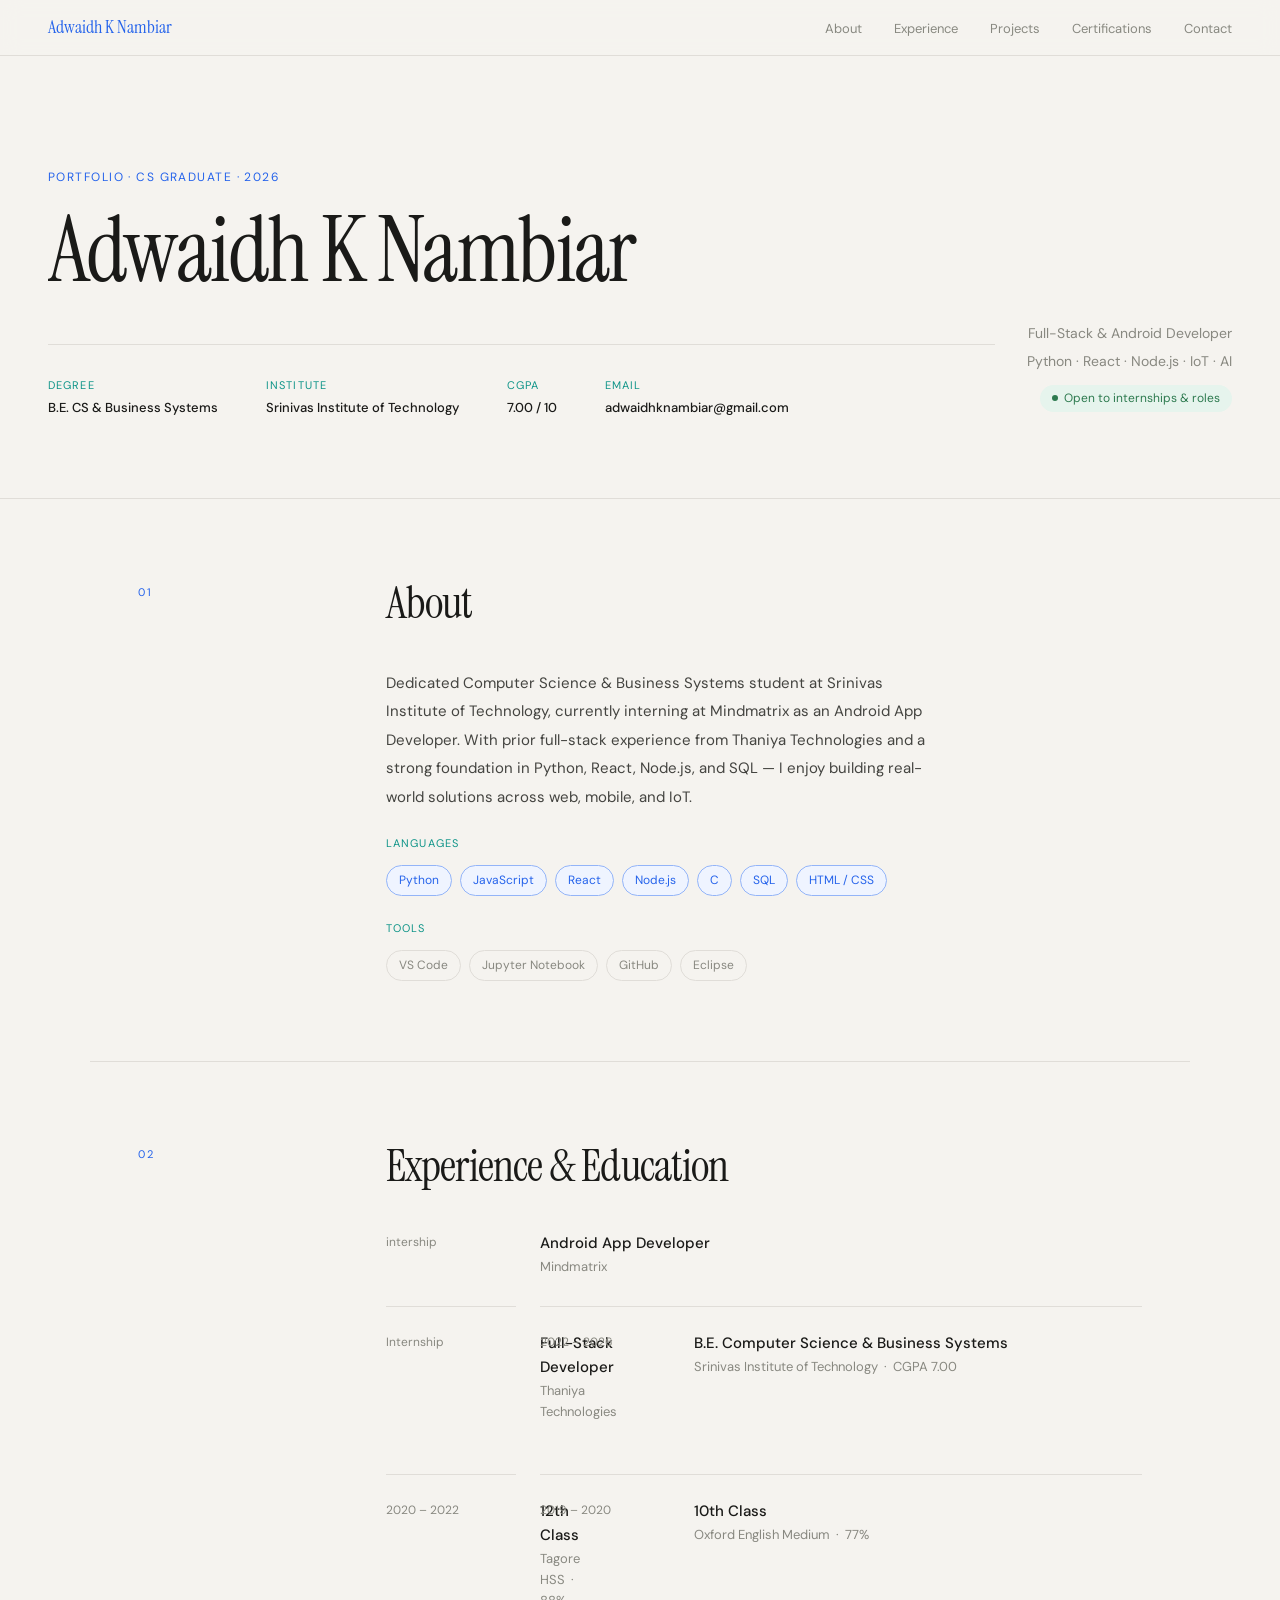
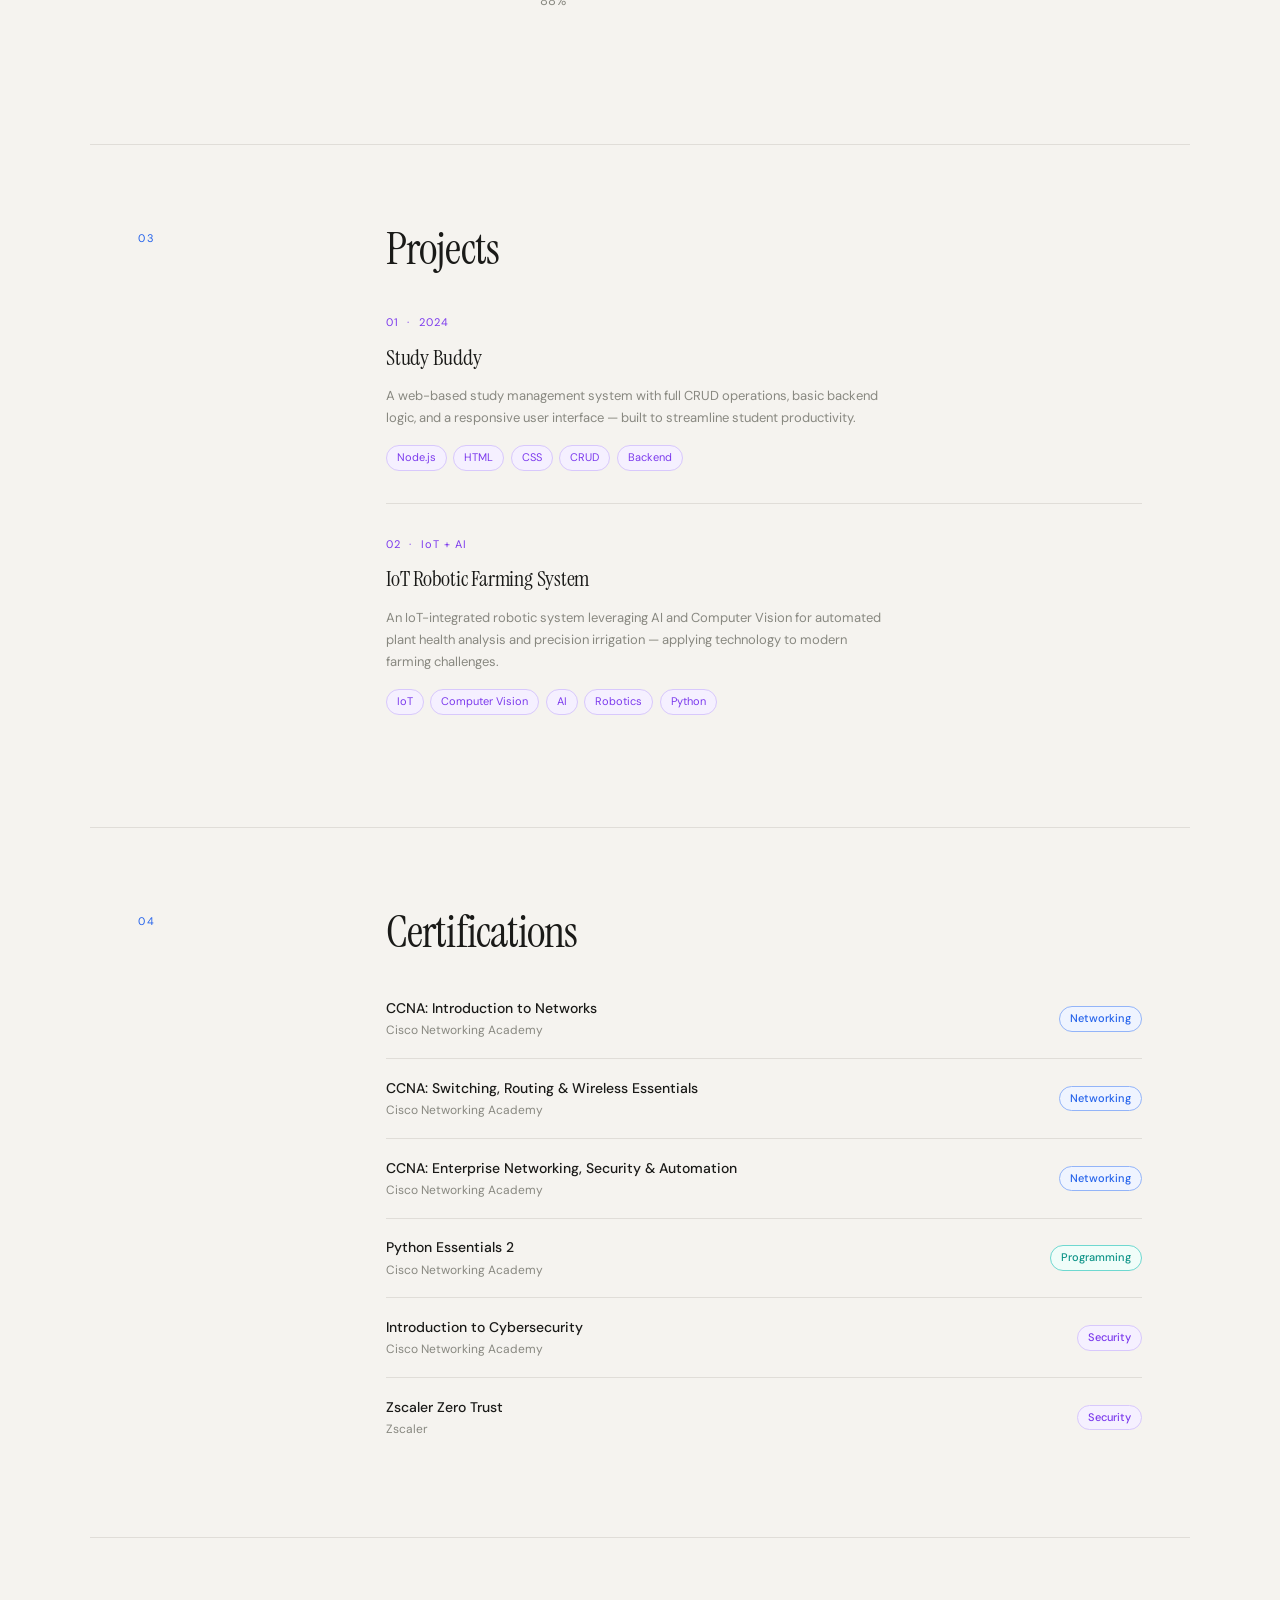
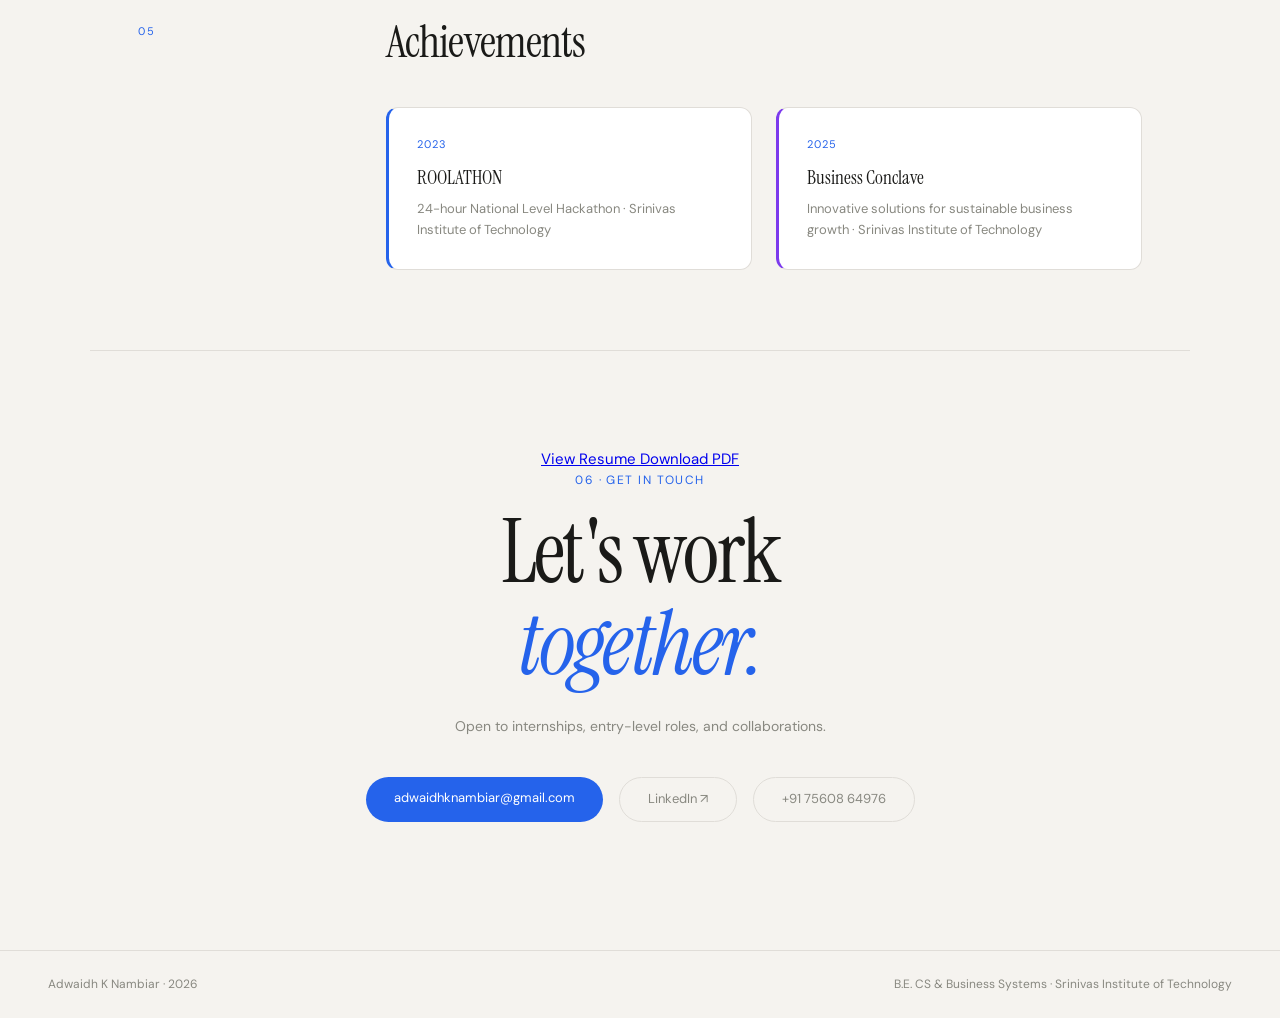
<file: index.html>
<!DOCTYPE html>
<html lang="en">
<head>
<meta charset="UTF-8">
<meta name="viewport" content="width=device-width, initial-scale=1.0">
<title>Adwaidh K Nambiar</title>
<link href="https://fonts.googleapis.com/css2?family=Instrument+Serif:ital@0;1&family=DM+Sans:wght@300;400;500&display=swap" rel="stylesheet">
<style>
*,*::before,*::after{box-sizing:border-box;margin:0;padding:0}
:root{
  --bg:#f5f3ef;
  --surface:#fff;
  --text:#1a1a18;
  --muted:#888880;
  --border:#e0ddd8;
  --tag-bg:#eeece8;
  --accent:#2563eb;
  --accent-bg:#eff4ff;
  --accent2:#7c3aed;
  --accent2-bg:#f5f0ff;
  --accent3:#0e9488;
  --accent3-bg:#f0fdf9;
}
html{scroll-behavior:smooth}
body{font-family:'DM Sans',sans-serif;background:var(--bg);color:var(--text);font-size:15px;line-height:1.6}

nav{
  position:sticky;top:0;z-index:100;
  background:rgba(245,243,239,0.92);
  backdrop-filter:blur(10px);
  border-bottom:1px solid var(--border);
  padding:0 3rem;
  display:flex;justify-content:space-between;align-items:center;
  height:56px;
}
.nav-logo{font-family:'Instrument Serif',serif;font-size:1.1rem;color:var(--accent)}
.nav-links{display:flex;gap:2rem;list-style:none}
.nav-links a{color:var(--muted);text-decoration:none;font-size:13px;transition:color 0.2s}
.nav-links a:hover{color:var(--accent)}

#hero{
  padding:7rem 3rem 5rem;
  border-bottom:1px solid var(--border);
  display:grid;grid-template-columns:1fr auto;gap:2rem;align-items:end;
}
.hero-eyebrow{font-size:12px;letter-spacing:0.12em;text-transform:uppercase;color:var(--accent);margin-bottom:1.2rem}
.hero-name{
  font-family:'Instrument Serif',serif;
  font-size:clamp(3rem,7vw,6rem);
  font-weight:400;line-height:1;letter-spacing:-0.02em;white-space:nowrap;overflow:hidden;
}
.hero-name .word{display:inline-block;opacity:0;transform:translateY(28px);animation:wordUp 0.7s forwards}
.hero-right{text-align:right;padding-bottom:0.4rem}
.hero-role{font-size:14px;color:var(--muted);margin-bottom:0.3rem}
.hero-badge{
  display:inline-flex;align-items:center;gap:6px;
  font-size:12px;color:#2d7a4f;background:#e6f4ed;
  border-radius:99px;padding:4px 12px;margin-top:0.5rem;
}
.badge-dot{width:6px;height:6px;border-radius:50%;background:#2d7a4f;animation:blink 2s ease-in-out infinite}
.hero-meta{
  margin-top:3rem;display:flex;gap:3rem;flex-wrap:wrap;
  padding-top:2rem;border-top:1px solid var(--border);
}
.meta-label{font-size:11px;letter-spacing:0.1em;text-transform:uppercase;color:var(--accent3);margin-bottom:3px}
.meta-value{font-size:13px;font-weight:500}

.section{padding:5rem 3rem;border-bottom:1px solid var(--border);max-width:1100px;margin:0 auto}
.section-header{display:grid;grid-template-columns:200px 1fr;gap:3rem;align-items:start}
.section-num{font-size:11px;letter-spacing:0.15em;text-transform:uppercase;color:var(--accent);padding-top:0.3rem}
.section-title{
  font-family:'Instrument Serif',serif;
  font-size:clamp(1.8rem,4vw,2.8rem);
  font-weight:400;letter-spacing:-0.02em;line-height:1.1;margin-bottom:2.5rem;
}
.two-col{display:grid;grid-template-columns:200px 1fr;gap:3rem}

.about-text{font-size:15px;line-height:1.9;color:#444440;max-width:560px}
.skills-label{font-size:11px;letter-spacing:0.1em;text-transform:uppercase;color:var(--accent3);margin-bottom:0.75rem;margin-top:1.5rem}
.chips{display:flex;flex-wrap:wrap;gap:0.5rem}
.chip{font-size:12px;padding:5px 12px;border:1px solid var(--border);border-radius:99px;color:var(--muted);transition:all 0.2s;cursor:default}
.chip:hover{border-color:var(--accent);color:var(--accent);background:var(--accent-bg)}
.chip.primary{border-color:#93b4f8;color:var(--accent);background:var(--accent-bg)}

.tl-item{display:grid;grid-template-columns:130px 1fr;gap:1.5rem;padding:1.5rem 0;border-top:1px solid var(--border)}
.tl-item:first-child{border-top:none;padding-top:0}
.tl-date{font-size:12px;color:var(--muted);padding-top:2px}
.tl-title{font-size:15px;font-weight:500;margin-bottom:2px}
.tl-org{font-size:13px;color:var(--muted);margin-bottom:4px}
.tl-ongoing{
  display:inline-flex;align-items:center;gap:5px;
  font-size:11px;color:#2d7a4f;background:#e6f4ed;
  border-radius:99px;padding:2px 9px;margin-top:4px;
}
.tl-ongoing-dot{width:5px;height:5px;border-radius:50%;background:#2d7a4f;animation:blink 2s ease-in-out infinite}

.project-item{padding:2rem 0;border-top:1px solid var(--border);transition:all 0.2s;padding-left:0}
.project-item:first-child{border-top:none;padding-top:0}
.project-item:hover{opacity:0.85;padding-left:0.75rem;border-left:3px solid var(--accent2)}
.proj-num{font-size:11px;letter-spacing:0.1em;color:var(--accent2);margin-bottom:0.5rem}
.proj-title{font-family:'Instrument Serif',serif;font-size:1.4rem;font-weight:400;letter-spacing:-0.01em;margin-bottom:0.6rem}
.proj-desc{font-size:13px;color:var(--muted);line-height:1.7;max-width:500px;margin-bottom:1rem}
.proj-tags{display:flex;flex-wrap:wrap;gap:0.4rem}
.tag{font-size:11px;padding:3px 10px;background:var(--accent2-bg);border-radius:99px;color:var(--accent2);border:1px solid #d8c8fc}

.cert-item{display:flex;justify-content:space-between;align-items:center;padding:1.1rem 0;border-top:1px solid var(--border);font-size:14px}
.cert-item:first-child{border-top:none;padding-top:0}
.cert-name{font-weight:500}
.cert-issuer{font-size:12px;color:var(--muted);margin-top:2px}
.cert-badge{font-size:11px;padding:3px 10px;border-radius:99px;white-space:nowrap;font-weight:500}
.cert-badge.net{background:var(--accent-bg);color:var(--accent);border:1px solid #93b4f8}
.cert-badge.prog{background:var(--accent3-bg);color:var(--accent3);border:1px solid #6ed8d0}
.cert-badge.sec{background:var(--accent2-bg);color:var(--accent2);border:1px solid #d8c8fc}

.ach-grid{display:grid;grid-template-columns:1fr 1fr;gap:1.5rem}
.ach-card{background:var(--surface);border:1px solid var(--border);border-radius:12px;padding:1.75rem;border-left:3px solid var(--accent)}
.ach-card:nth-child(2){border-left-color:var(--accent2)}
.ach-year{font-size:11px;letter-spacing:0.1em;text-transform:uppercase;color:var(--accent);margin-bottom:0.6rem}
.ach-title{font-family:'Instrument Serif',serif;font-size:1.2rem;font-weight:400;margin-bottom:0.3rem}
.ach-sub{font-size:13px;color:var(--muted)}

#contact{padding:6rem 3rem 8rem;text-align:center}
.contact-title{font-family:'Instrument Serif',serif;font-size:clamp(2.5rem,7vw,5.5rem);font-weight:400;letter-spacing:-0.03em;line-height:1.05;margin-bottom:1.5rem}
.contact-title em{color:var(--accent);font-style:italic}
.contact-sub{font-size:14px;color:var(--muted);margin-bottom:2.5rem}
.contact-links{display:flex;justify-content:center;gap:1rem;flex-wrap:wrap}
.btn{display:inline-block;padding:0.7rem 1.75rem;border-radius:99px;font-size:13px;font-family:'DM Sans',sans-serif;text-decoration:none;transition:all 0.2s}
.btn-dark{background:var(--accent);color:#fff}
.btn-dark:hover{background:#1d4ed8}
.btn-outline{border:1px solid var(--border);color:var(--muted)}
.btn-outline:hover{border-color:var(--accent);color:var(--accent);background:var(--accent-bg)}

footer{padding:1.5rem 3rem;display:flex;justify-content:space-between;font-size:12px;color:var(--muted);border-top:1px solid var(--border)}

@keyframes wordUp{to{opacity:1;transform:translateY(0)}}
@keyframes blink{0%,100%{opacity:1}50%{opacity:0.3}}
.reveal{opacity:0;transform:translateY(18px);transition:opacity 0.6s ease,transform 0.6s ease}
.reveal.in{opacity:1;transform:translateY(0)}

@media(max-width:768px){
  nav{padding:0 1.5rem}.nav-links{display:none}
  #hero{grid-template-columns:1fr;padding:5rem 1.5rem 3rem}.hero-right{text-align:left}.hero-name{white-space:normal}
  .section{padding:4rem 1.5rem}
  .section-header,.two-col{grid-template-columns:1fr}
  .section-num{display:none}
  .tl-item{grid-template-columns:1fr}
  .ach-grid{grid-template-columns:1fr}
  #contact{padding:4rem 1.5rem 5rem}
  footer{padding:1.5rem;flex-direction:column;gap:0.5rem}
}
</style>
</head>
<body>

<nav>
  <div class="nav-logo">Adwaidh K Nambiar</div>
  <ul class="nav-links">
    <li><a href="#about">About</a></li>
    <li><a href="#experience">Experience</a></li>
    <li><a href="#projects">Projects</a></li>
    <li><a href="#certifications">Certifications</a></li>
    <li><a href="#contact">Contact</a></li>
  </ul>
</nav>

<section id="hero">
  <div>
    <p class="hero-eyebrow">Portfolio · CS Graduate · 2026</p>
    <h1 class="hero-name" id="heroName"></h1>
    <div class="hero-meta reveal">
      <div>
        <p class="meta-label">Degree</p>
        <p class="meta-value">B.E. CS & Business Systems</p>
      </div>
      <div>
        <p class="meta-label">Institute</p>
        <p class="meta-value">Srinivas Institute of Technology</p>
      </div>
      <div>
        <p class="meta-label">CGPA</p>
        <p class="meta-value">7.00 / 10</p>
      </div>
      <div>
        <p class="meta-label">Email</p>
        <p class="meta-value">adwaidhknambiar@gmail.com</p>
      </div>
    </div>
  </div>
  <div class="hero-right reveal">
    <p class="hero-role">Full-Stack & Android Developer</p>
    <p class="hero-role">Python · React · Node.js · IoT · AI</p>
    <div class="hero-badge">
      <span class="badge-dot"></span>
      Open to internships &amp; roles
    </div>
  </div>
</section>

<section id="about" class="section">
  <div class="section-header">
    <p class="section-num reveal">01</p>
    <h2 class="section-title reveal">About</h2>
  </div>
  <div class="two-col">
    <div></div>
    <div>
      <p class="about-text reveal">
        Dedicated Computer Science & Business Systems student at Srinivas Institute of Technology, currently interning at Mindmatrix as an Android App Developer. With prior full-stack experience from Thaniya Technologies and a strong foundation in Python, React, Node.js, and SQL — I enjoy building real-world solutions across web, mobile, and IoT.
      </p>
      <p class="skills-label reveal">Languages</p>
      <div class="chips reveal">
        <span class="chip primary">Python</span>
        <span class="chip primary">JavaScript</span>
        <span class="chip primary">React</span>
        <span class="chip primary">Node.js</span>
        <span class="chip primary">C</span>
        <span class="chip primary">SQL</span>
        <span class="chip primary">HTML / CSS</span>
      </div>
      <p class="skills-label reveal">Tools</p>
      <div class="chips reveal">
        <span class="chip">VS Code</span>
        <span class="chip">Jupyter Notebook</span>
        <span class="chip">GitHub</span>
        <span class="chip">Eclipse</span>
      </div>
    </div>
  </div>
</section>

<section id="experience" class="section">
  <div class="section-header">
    <p class="section-num reveal">02</p>
    <h2 class="section-title reveal">Experience & Education</h2>
  </div>
  <div class="two-col">
    <div></div>
    <div class="reveal">
      <div class="tl-item">
        <p class="tl-date">intership</p>
        <div>
          <p class="tl-title">Android App Developer</p>
          <p class="tl-org">Mindmatrix</p>
        

      </div>
      <div class="tl-item">
        <p class="tl-date">Internship</p>
        <div>
          <p class="tl-title">Full-Stack Developer</p>
          <p class="tl-org">Thaniya Technologies</p>
        </div>
      </div>
      <div class="tl-item">
        <p class="tl-date">2022 – 2026</p>
        <div>
          <p class="tl-title">B.E. Computer Science & Business Systems</p>
          <p class="tl-org">Srinivas Institute of Technology &nbsp;·&nbsp; CGPA 7.00</p>
        </div>
      </div>
      <div class="tl-item">
        <p class="tl-date">2020 – 2022</p>
        <div>
          <p class="tl-title">12th Class</p>
          <p class="tl-org">Tagore HSS &nbsp;·&nbsp; 88%</p>
        </div>
      </div>
      <div class="tl-item">
        <p class="tl-date">2019 – 2020</p>
        <div>
          <p class="tl-title">10th Class</p>
          <p class="tl-org">Oxford English Medium &nbsp;·&nbsp; 77%</p>
        </div>
      </div>
    </div>
  </div>
</section>

<section id="projects" class="section">
  <div class="section-header">
    <p class="section-num reveal">03</p>
    <h2 class="section-title reveal">Projects</h2>
  </div>
  <div class="two-col">
    <div></div>
    <div class="reveal">
      <div class="project-item">
        <p class="proj-num">01 &nbsp;·&nbsp; 2024</p>
        <h3 class="proj-title">Study Buddy</h3>
        <p class="proj-desc">A web-based study management system with full CRUD operations, basic backend logic, and a responsive user interface — built to streamline student productivity.</p>
        <div class="proj-tags">
          <span class="tag">Node.js</span>
          <span class="tag">HTML</span>
          <span class="tag">CSS</span>
          <span class="tag">CRUD</span>
          <span class="tag">Backend</span>
        </div>
      </div>
      <div class="project-item">
        <p class="proj-num">02 &nbsp;·&nbsp; IoT + AI</p>
        <h3 class="proj-title">IoT Robotic Farming System</h3>
        <p class="proj-desc">An IoT-integrated robotic system leveraging AI and Computer Vision for automated plant health analysis and precision irrigation — applying technology to modern farming challenges.</p>
        <div class="proj-tags">
          <span class="tag">IoT</span>
          <span class="tag">Computer Vision</span>
          <span class="tag">AI</span>
          <span class="tag">Robotics</span>
          <span class="tag">Python</span>
        </div>
      </div>
    </div>
  </div>
</section>

<section id="certifications" class="section">
  <div class="section-header">
    <p class="section-num reveal">04</p>
    <h2 class="section-title reveal">Certifications</h2>
  </div>
  <div class="two-col">
    <div></div>
    <div class="reveal">
      <div class="cert-item">
        <div>
          <p class="cert-name">CCNA: Introduction to Networks</p>
          <p class="cert-issuer">Cisco Networking Academy</p>
        </div>
        <span class="cert-badge net">Networking</span>
      </div>
      <div class="cert-item">
        <div>
          <p class="cert-name">CCNA: Switching, Routing & Wireless Essentials</p>
          <p class="cert-issuer">Cisco Networking Academy</p>
        </div>
        <span class="cert-badge net">Networking</span>
      </div>
      <div class="cert-item">
        <div>
          <p class="cert-name">CCNA: Enterprise Networking, Security & Automation</p>
          <p class="cert-issuer">Cisco Networking Academy</p>
        </div>
        <span class="cert-badge net">Networking</span>
      </div>
      <div class="cert-item">
        <div>
          <p class="cert-name">Python Essentials 2</p>
          <p class="cert-issuer">Cisco Networking Academy</p>
        </div>
        <span class="cert-badge prog">Programming</span>
      </div>
      <div class="cert-item">
        <div>
          <p class="cert-name">Introduction to Cybersecurity</p>
          <p class="cert-issuer">Cisco Networking Academy</p>
        </div>
        <span class="cert-badge sec">Security</span>
      </div>
      <div class="cert-item">
        <div>
          <p class="cert-name">Zscaler Zero Trust</p>
          <p class="cert-issuer">Zscaler</p>
        </div>
        <span class="cert-badge sec">Security</span>
      </div>
    </div>
  </div>
</section>

<section id="achievements" class="section">
  <div class="section-header">
    <p class="section-num reveal">05</p>
    <h2 class="section-title reveal">Achievements</h2>
  </div>
  <div class="two-col">
    <div></div>
    <div class="ach-grid reveal">
      <div class="ach-card">
        <p class="ach-year">2023</p>
        <p class="ach-title">ROOLATHON</p>
        <p class="ach-sub">24-hour National Level Hackathon · Srinivas Institute of Technology</p>
      </div>
      <div class="ach-card">
        <p class="ach-year">2025</p>
        <p class="ach-title">Business Conclave</p>
        <p class="ach-sub">Innovative solutions for sustainable business growth · Srinivas Institute of Technology</p>
      </div>
    </div>
  </div>
</section>

<section id="contact"> <div class="flex flex-wrap gap-4 mt-6">
    <!-- VIEW OPTION -->
    <a href="Adwaidh_Nambiar_Resume.pdf" target="_blank" 
       class="px-8 py-4 bg-white text-black rounded-xl font-bold hover:bg-blue-600 hover:text-white transition-all transform hover:-translate-y-1 flex items-center gap-2 shadow-lg shadow-white/5">
        <i class="fas fa-eye text-sm"></i> View Resume
    </a>

    <!-- DOWNLOAD OPTION -->
    <a href="Adwaidh_Nambiar_Resume.pdf" download 
       class="px-8 py-4 bg-white/5 border border-white/10 text-white rounded-xl font-bold hover:bg-white/10 transition-all transform hover:-translate-y-1 flex items-center gap-2">
        <i class="fas fa-download text-sm"></i> Download PDF
    </a>
</div>
  <p class="hero-eyebrow reveal" style="text-align:center;margin-bottom:1rem">06 · Get in touch</p>
  <h2 class="contact-title reveal">Let's work<br><em>together.</em></h2>
  <p class="contact-sub reveal">Open to internships, entry-level roles, and collaborations.</p>
  <div class="contact-links reveal">
    <a href="mailto:adwaidhknambiar@gmail.com" class="btn btn-dark">adwaidhknambiar@gmail.com</a>
    <a href="https://linkedin.com/in/AdwaidhKNambiar" target="_blank" class="btn btn-outline">LinkedIn ↗</a>
    <a href="tel:7560864976" class="btn btn-outline">+91 75608 64976</a>
  </div>
</section>

<footer>
  <span>Adwaidh K Nambiar · 2026</span>
  <span>B.E. CS & Business Systems · Srinivas Institute of Technology</span>
</footer>

<script>
  const words = ["Adwaidh", " ", "K", " ", "Nambiar"];
  const el = document.getElementById("heroName");
  let d = 0;
  words.forEach(w => {
    if(w === " "){
      el.appendChild(document.createTextNode(" "));
    } else {
      const s = document.createElement("span");
      s.className = "word";
      s.textContent = w;
      s.style.animationDelay = d + "s";
      el.appendChild(s);
      d += 0.18;
    }
  });

  const obs = new IntersectionObserver(entries => {
    entries.forEach((e,i) => {
      if(e.isIntersecting) setTimeout(() => e.target.classList.add("in"), i * 60);
    });
  }, {threshold: 0.1});
  document.querySelectorAll(".reveal").forEach(el => obs.observe(el));
</script>
</body>
</html>
</file>
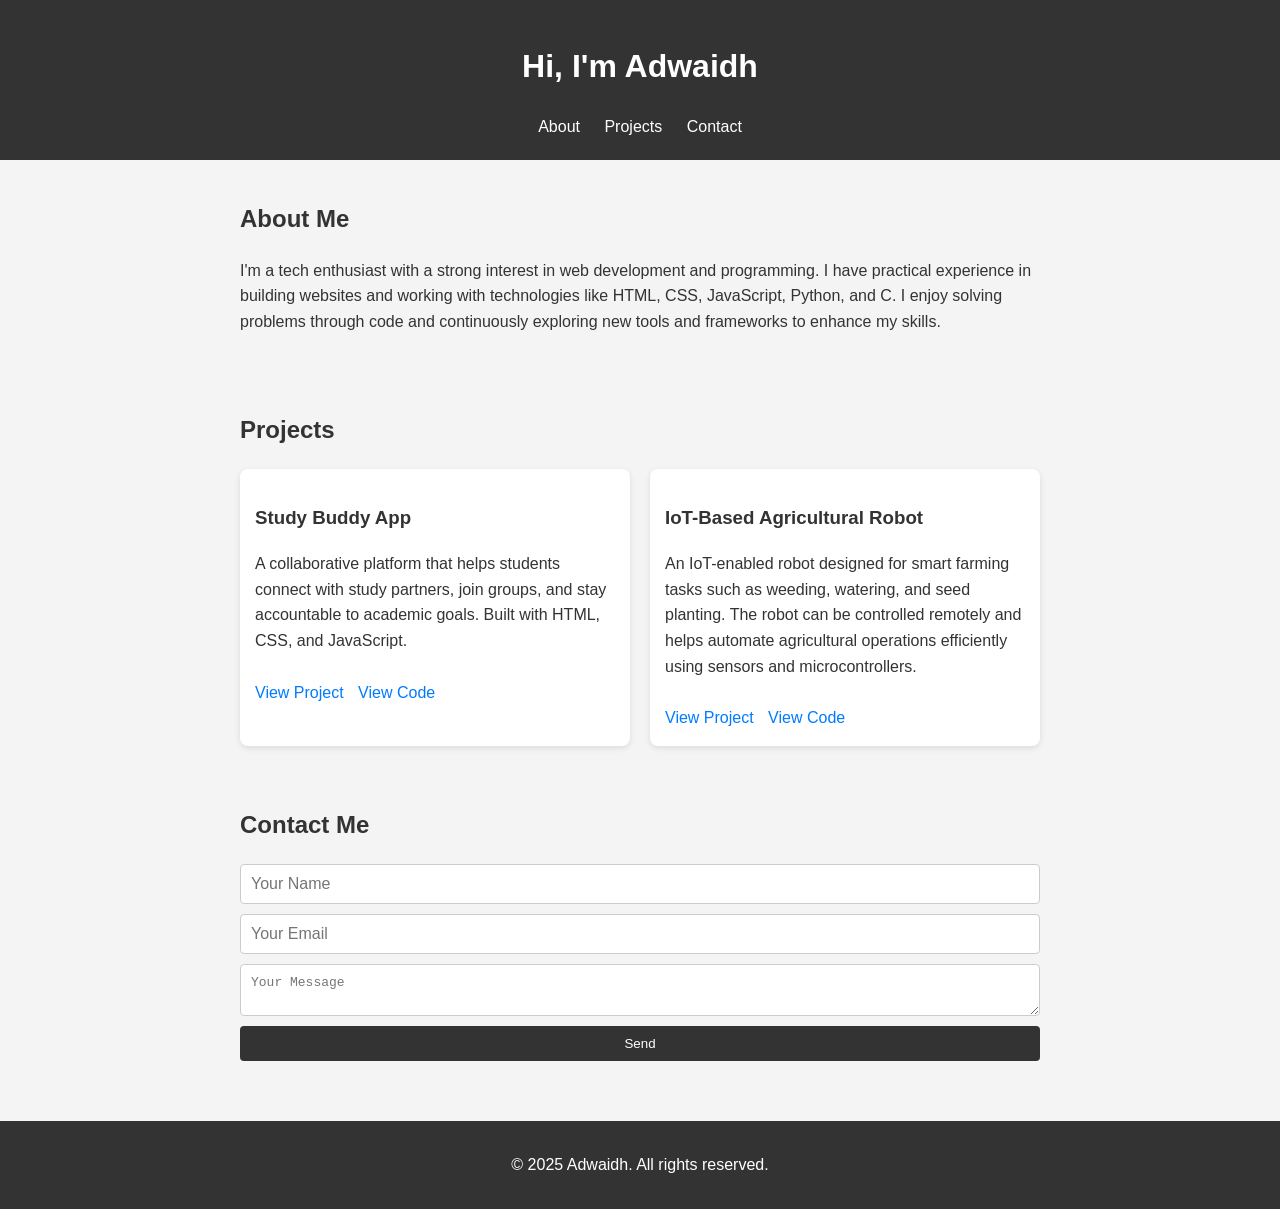
<file: portfolio/index.html>
<!DOCTYPE html>
<html lang="en">
<head>
  <meta charset="UTF-8" />
  <meta name="viewport" content="width=device-width, initial-scale=1.0"/>
  <title>My Portfolio</title>
  <link rel="stylesheet" href="style.css" />
</head>
<body>
  <header>
    <h1>Hi, I'm Adwaidh</h1>
    <nav>
      <a href="#about">About</a>
      <a href="#projects">Projects</a>
      <a href="#contact">Contact</a>
    </nav>
  </header>

  <!-- About Me -->
  <section id="about">
    <h2>About Me</h2>
    <p>
      I'm a tech enthusiast with a strong interest in web development and programming.
      I have practical experience in building websites and working with technologies
      like HTML, CSS, JavaScript, Python, and C. I enjoy solving problems through
      code and continuously exploring new tools and frameworks to enhance my skills.
    </p>
  </section>

  <!-- Projects -->
  <section id="projects">
    <h2>Projects</h2>
    <div class="gallery">
      <!-- Project 1 -->
      <div class="project">
        <h3>Study Buddy App</h3>
        <p>A collaborative platform that helps students connect with study partners, join groups, and stay accountable to academic goals. Built with HTML, CSS, and JavaScript.</p>
        <a href="https://yourname.netlify.app/study-buddy" target="_blank">View Project</a>
        <a href="https://github.com/yourusername/study-buddy" target="_blank">View Code</a>
      </div>

      <!-- Project 2 -->
      <div class="project">
        <h3>IoT-Based Agricultural Robot</h3>
        <p>An IoT-enabled robot designed for smart farming tasks such as weeding, watering, and seed planting. The robot can be controlled remotely and helps automate agricultural operations efficiently using sensors and microcontrollers.</p>
        <a href="https://yourname.netlify.app/agro-bot" target="_blank">View Project</a>
        <a href="https://github.com/yourusername/agro-bot" target="_blank">View Code</a>
      </div>
    </div>
  </section>

  <!-- Contact -->
  <section id="contact">
    <h2>Contact Me</h2>
    <form action="https://formsubmit.co/adwaidhk08@gmail.com" method="POST">
      <input type="hidden" name="_captcha" value="false">
      <input type="text" name="name" placeholder="Your Name" required />
      <input type="email" name="email" placeholder="Your Email" required />
      <textarea name="message" placeholder="Your Message" required></textarea>
      <button type="submit">Send</button>
    </form>
  </section>

  <footer>
    <p>&copy; 2025 Adwaidh. All rights reserved.</p>
  </footer>
</body>
</html>
</file>
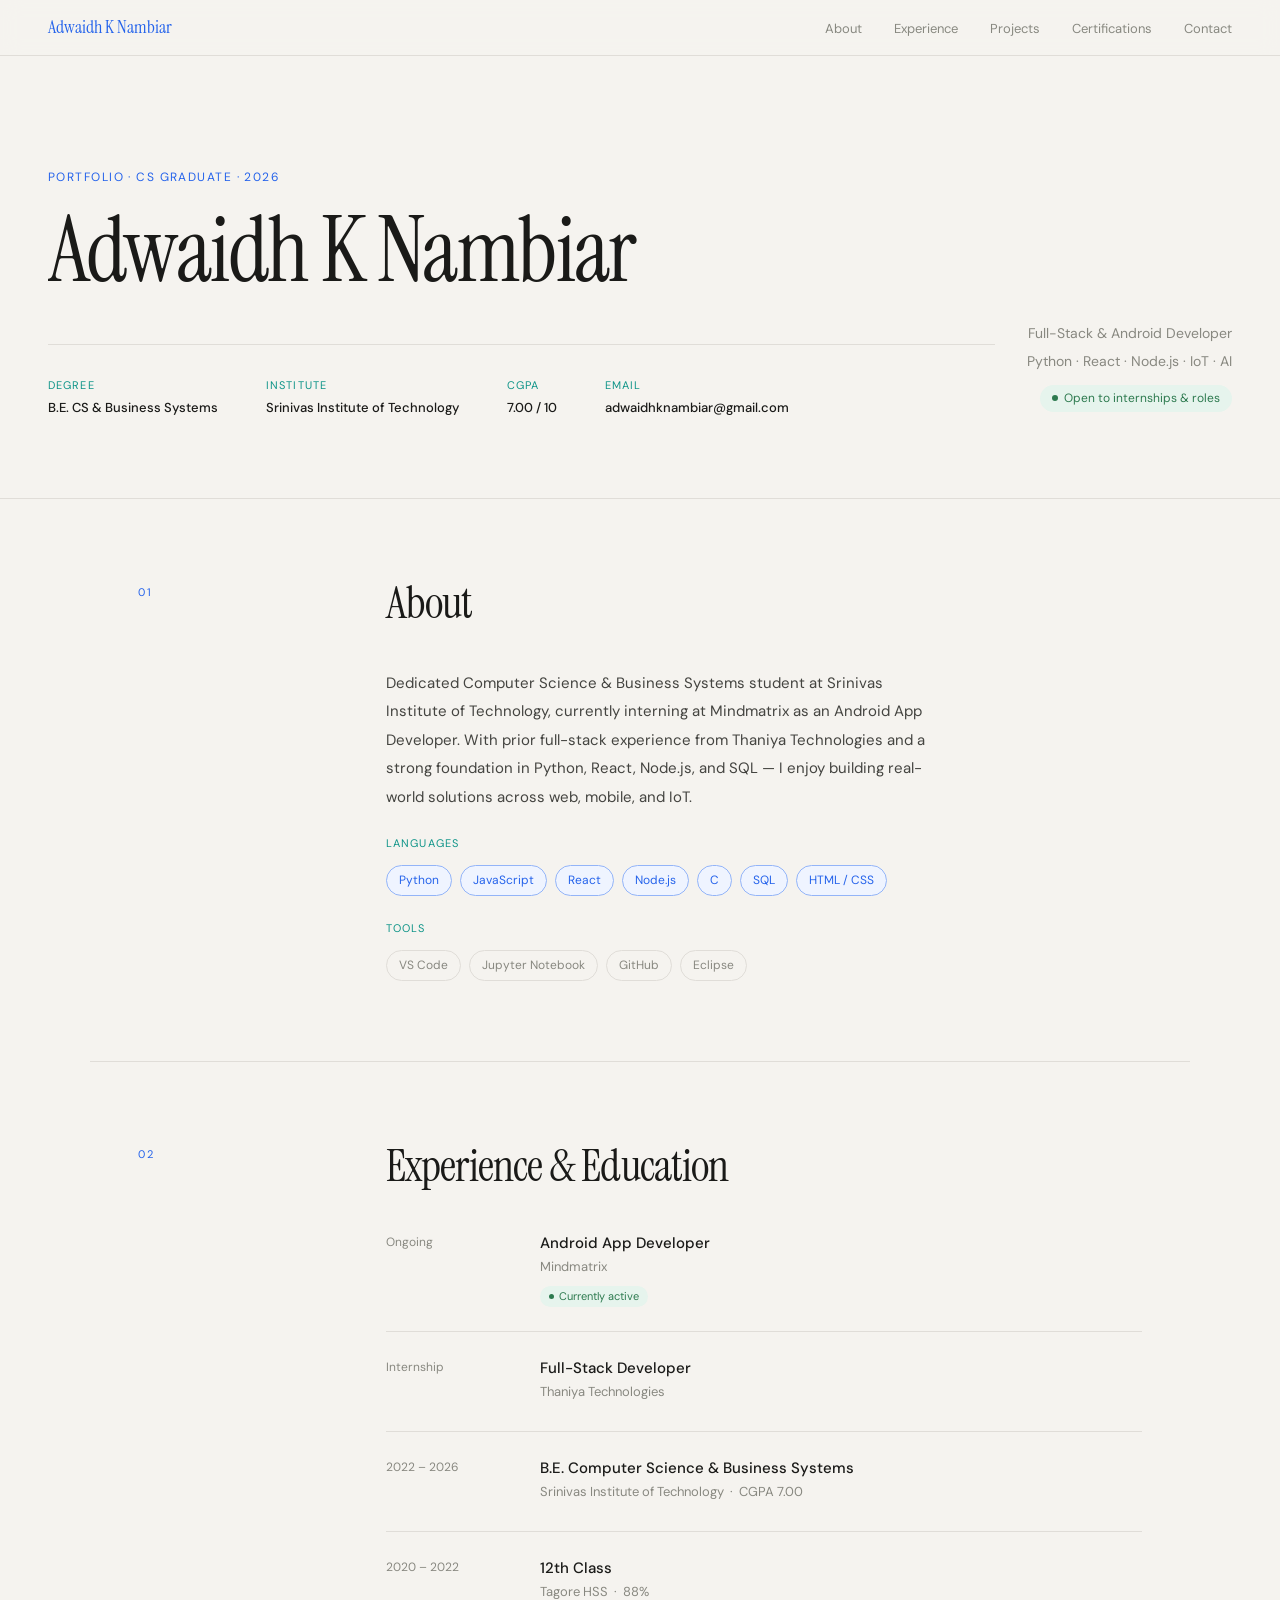
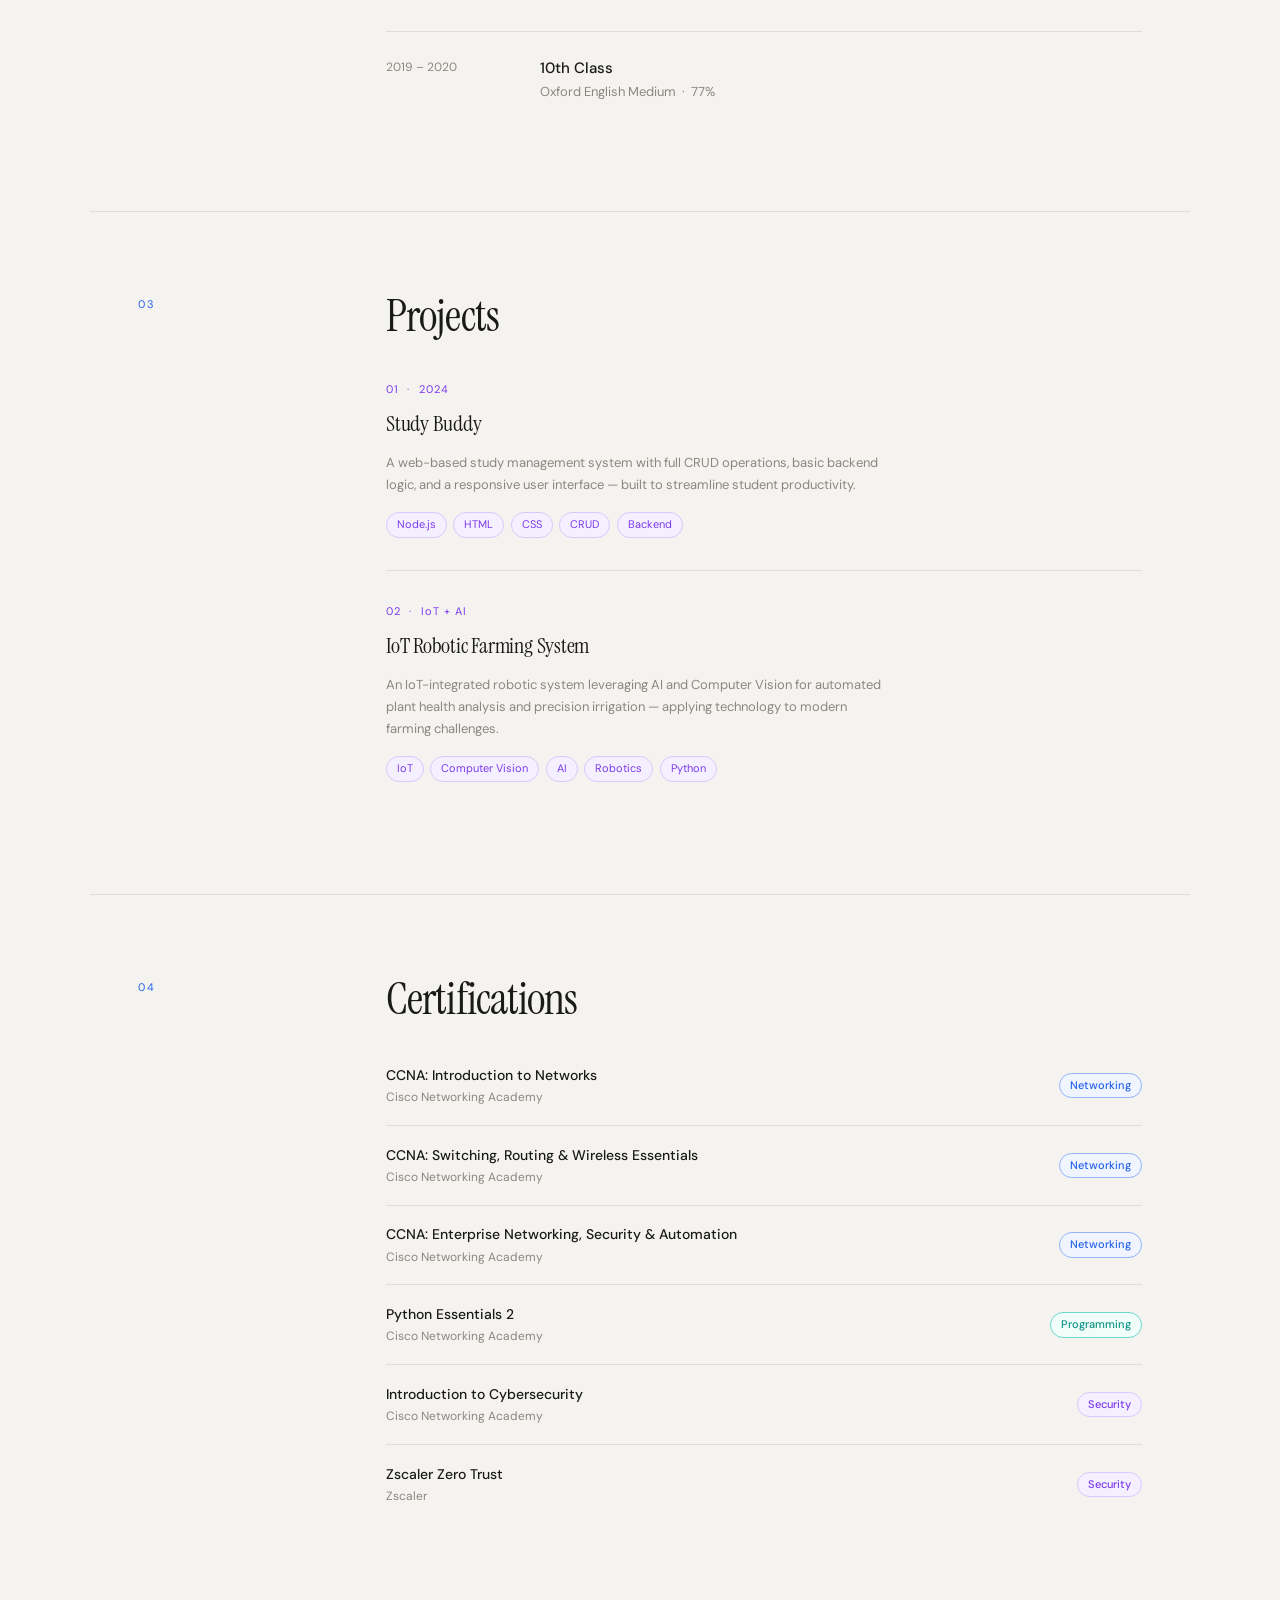
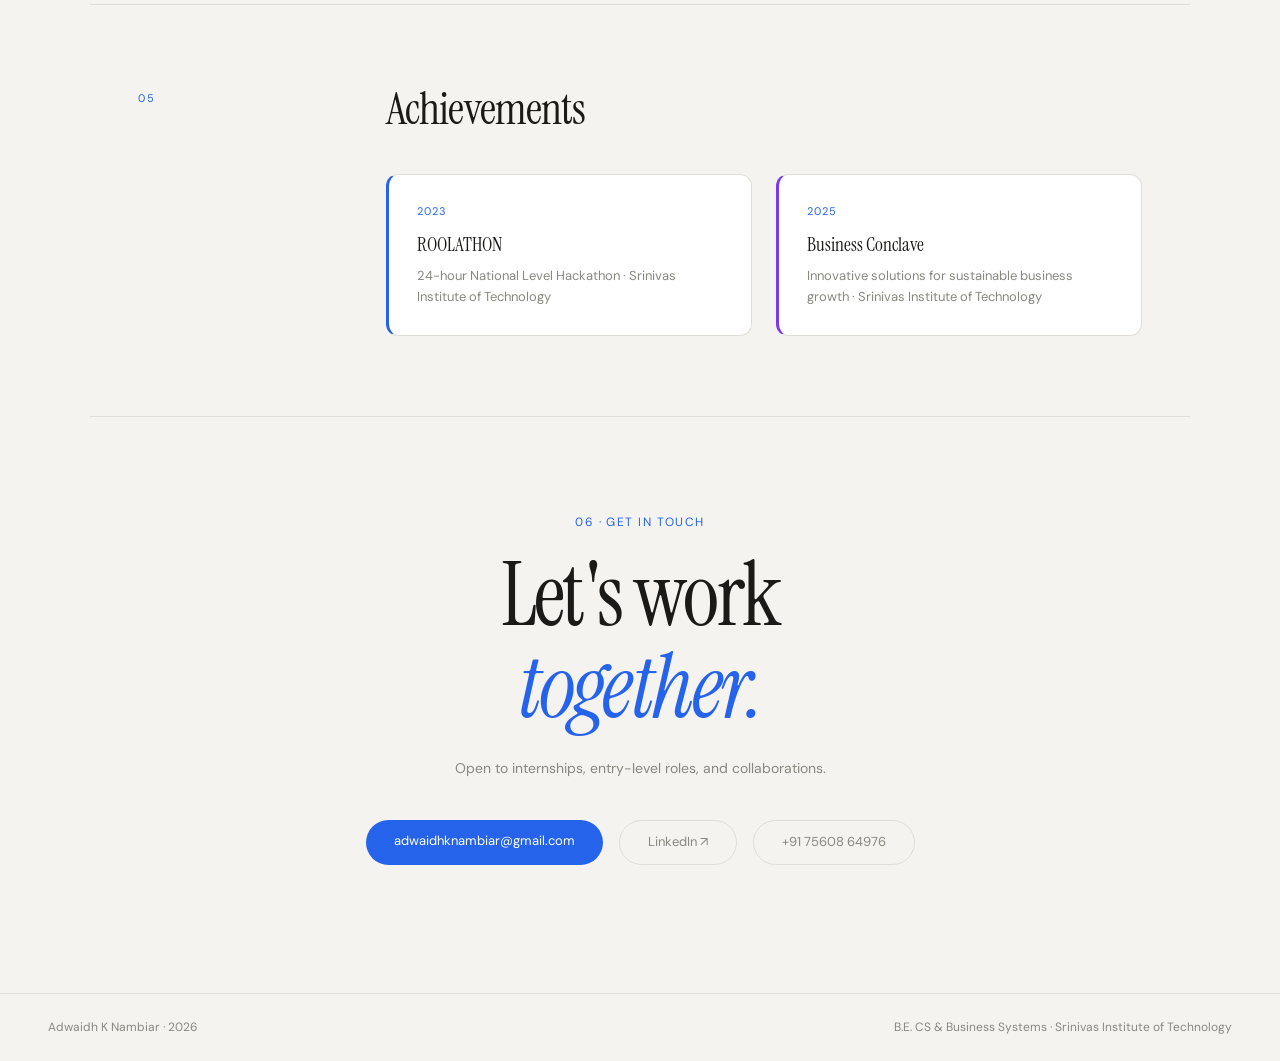
<file: adwaidh_portfolio.html>
<!DOCTYPE html>
<html lang="en">
<head>
<meta charset="UTF-8">
<meta name="viewport" content="width=device-width, initial-scale=1.0">
<title>Adwaidh K Nambiar</title>
<link href="https://fonts.googleapis.com/css2?family=Instrument+Serif:ital@0;1&family=DM+Sans:wght@300;400;500&display=swap" rel="stylesheet">
<style>
*,*::before,*::after{box-sizing:border-box;margin:0;padding:0}
:root{
  --bg:#f5f3ef;
  --surface:#fff;
  --text:#1a1a18;
  --muted:#888880;
  --border:#e0ddd8;
  --tag-bg:#eeece8;
  --accent:#2563eb;
  --accent-bg:#eff4ff;
  --accent2:#7c3aed;
  --accent2-bg:#f5f0ff;
  --accent3:#0e9488;
  --accent3-bg:#f0fdf9;
}
html{scroll-behavior:smooth}
body{font-family:'DM Sans',sans-serif;background:var(--bg);color:var(--text);font-size:15px;line-height:1.6}

nav{
  position:sticky;top:0;z-index:100;
  background:rgba(245,243,239,0.92);
  backdrop-filter:blur(10px);
  border-bottom:1px solid var(--border);
  padding:0 3rem;
  display:flex;justify-content:space-between;align-items:center;
  height:56px;
}
.nav-logo{font-family:'Instrument Serif',serif;font-size:1.1rem;color:var(--accent)}
.nav-links{display:flex;gap:2rem;list-style:none}
.nav-links a{color:var(--muted);text-decoration:none;font-size:13px;transition:color 0.2s}
.nav-links a:hover{color:var(--accent)}

#hero{
  padding:7rem 3rem 5rem;
  border-bottom:1px solid var(--border);
  display:grid;grid-template-columns:1fr auto;gap:2rem;align-items:end;
}
.hero-eyebrow{font-size:12px;letter-spacing:0.12em;text-transform:uppercase;color:var(--accent);margin-bottom:1.2rem}
.hero-name{
  font-family:'Instrument Serif',serif;
  font-size:clamp(3rem,7vw,6rem);
  font-weight:400;line-height:1;letter-spacing:-0.02em;white-space:nowrap;overflow:hidden;
}
.hero-name .word{display:inline-block;opacity:0;transform:translateY(28px);animation:wordUp 0.7s forwards}
.hero-right{text-align:right;padding-bottom:0.4rem}
.hero-role{font-size:14px;color:var(--muted);margin-bottom:0.3rem}
.hero-badge{
  display:inline-flex;align-items:center;gap:6px;
  font-size:12px;color:#2d7a4f;background:#e6f4ed;
  border-radius:99px;padding:4px 12px;margin-top:0.5rem;
}
.badge-dot{width:6px;height:6px;border-radius:50%;background:#2d7a4f;animation:blink 2s ease-in-out infinite}
.hero-meta{
  margin-top:3rem;display:flex;gap:3rem;flex-wrap:wrap;
  padding-top:2rem;border-top:1px solid var(--border);
}
.meta-label{font-size:11px;letter-spacing:0.1em;text-transform:uppercase;color:var(--accent3);margin-bottom:3px}
.meta-value{font-size:13px;font-weight:500}

.section{padding:5rem 3rem;border-bottom:1px solid var(--border);max-width:1100px;margin:0 auto}
.section-header{display:grid;grid-template-columns:200px 1fr;gap:3rem;align-items:start}
.section-num{font-size:11px;letter-spacing:0.15em;text-transform:uppercase;color:var(--accent);padding-top:0.3rem}
.section-title{
  font-family:'Instrument Serif',serif;
  font-size:clamp(1.8rem,4vw,2.8rem);
  font-weight:400;letter-spacing:-0.02em;line-height:1.1;margin-bottom:2.5rem;
}
.two-col{display:grid;grid-template-columns:200px 1fr;gap:3rem}

.about-text{font-size:15px;line-height:1.9;color:#444440;max-width:560px}
.skills-label{font-size:11px;letter-spacing:0.1em;text-transform:uppercase;color:var(--accent3);margin-bottom:0.75rem;margin-top:1.5rem}
.chips{display:flex;flex-wrap:wrap;gap:0.5rem}
.chip{font-size:12px;padding:5px 12px;border:1px solid var(--border);border-radius:99px;color:var(--muted);transition:all 0.2s;cursor:default}
.chip:hover{border-color:var(--accent);color:var(--accent);background:var(--accent-bg)}
.chip.primary{border-color:#93b4f8;color:var(--accent);background:var(--accent-bg)}

.tl-item{display:grid;grid-template-columns:130px 1fr;gap:1.5rem;padding:1.5rem 0;border-top:1px solid var(--border)}
.tl-item:first-child{border-top:none;padding-top:0}
.tl-date{font-size:12px;color:var(--muted);padding-top:2px}
.tl-title{font-size:15px;font-weight:500;margin-bottom:2px}
.tl-org{font-size:13px;color:var(--muted);margin-bottom:4px}
.tl-ongoing{
  display:inline-flex;align-items:center;gap:5px;
  font-size:11px;color:#2d7a4f;background:#e6f4ed;
  border-radius:99px;padding:2px 9px;margin-top:4px;
}
.tl-ongoing-dot{width:5px;height:5px;border-radius:50%;background:#2d7a4f;animation:blink 2s ease-in-out infinite}

.project-item{padding:2rem 0;border-top:1px solid var(--border);transition:all 0.2s;padding-left:0}
.project-item:first-child{border-top:none;padding-top:0}
.project-item:hover{opacity:0.85;padding-left:0.75rem;border-left:3px solid var(--accent2)}
.proj-num{font-size:11px;letter-spacing:0.1em;color:var(--accent2);margin-bottom:0.5rem}
.proj-title{font-family:'Instrument Serif',serif;font-size:1.4rem;font-weight:400;letter-spacing:-0.01em;margin-bottom:0.6rem}
.proj-desc{font-size:13px;color:var(--muted);line-height:1.7;max-width:500px;margin-bottom:1rem}
.proj-tags{display:flex;flex-wrap:wrap;gap:0.4rem}
.tag{font-size:11px;padding:3px 10px;background:var(--accent2-bg);border-radius:99px;color:var(--accent2);border:1px solid #d8c8fc}

.cert-item{display:flex;justify-content:space-between;align-items:center;padding:1.1rem 0;border-top:1px solid var(--border);font-size:14px}
.cert-item:first-child{border-top:none;padding-top:0}
.cert-name{font-weight:500}
.cert-issuer{font-size:12px;color:var(--muted);margin-top:2px}
.cert-badge{font-size:11px;padding:3px 10px;border-radius:99px;white-space:nowrap;font-weight:500}
.cert-badge.net{background:var(--accent-bg);color:var(--accent);border:1px solid #93b4f8}
.cert-badge.prog{background:var(--accent3-bg);color:var(--accent3);border:1px solid #6ed8d0}
.cert-badge.sec{background:var(--accent2-bg);color:var(--accent2);border:1px solid #d8c8fc}

.ach-grid{display:grid;grid-template-columns:1fr 1fr;gap:1.5rem}
.ach-card{background:var(--surface);border:1px solid var(--border);border-radius:12px;padding:1.75rem;border-left:3px solid var(--accent)}
.ach-card:nth-child(2){border-left-color:var(--accent2)}
.ach-year{font-size:11px;letter-spacing:0.1em;text-transform:uppercase;color:var(--accent);margin-bottom:0.6rem}
.ach-title{font-family:'Instrument Serif',serif;font-size:1.2rem;font-weight:400;margin-bottom:0.3rem}
.ach-sub{font-size:13px;color:var(--muted)}

#contact{padding:6rem 3rem 8rem;text-align:center}
.contact-title{font-family:'Instrument Serif',serif;font-size:clamp(2.5rem,7vw,5.5rem);font-weight:400;letter-spacing:-0.03em;line-height:1.05;margin-bottom:1.5rem}
.contact-title em{color:var(--accent);font-style:italic}
.contact-sub{font-size:14px;color:var(--muted);margin-bottom:2.5rem}
.contact-links{display:flex;justify-content:center;gap:1rem;flex-wrap:wrap}
.btn{display:inline-block;padding:0.7rem 1.75rem;border-radius:99px;font-size:13px;font-family:'DM Sans',sans-serif;text-decoration:none;transition:all 0.2s}
.btn-dark{background:var(--accent);color:#fff}
.btn-dark:hover{background:#1d4ed8}
.btn-outline{border:1px solid var(--border);color:var(--muted)}
.btn-outline:hover{border-color:var(--accent);color:var(--accent);background:var(--accent-bg)}

footer{padding:1.5rem 3rem;display:flex;justify-content:space-between;font-size:12px;color:var(--muted);border-top:1px solid var(--border)}

@keyframes wordUp{to{opacity:1;transform:translateY(0)}}
@keyframes blink{0%,100%{opacity:1}50%{opacity:0.3}}
.reveal{opacity:0;transform:translateY(18px);transition:opacity 0.6s ease,transform 0.6s ease}
.reveal.in{opacity:1;transform:translateY(0)}

@media(max-width:768px){
  nav{padding:0 1.5rem}.nav-links{display:none}
  #hero{grid-template-columns:1fr;padding:5rem 1.5rem 3rem}.hero-right{text-align:left}.hero-name{white-space:normal}
  .section{padding:4rem 1.5rem}
  .section-header,.two-col{grid-template-columns:1fr}
  .section-num{display:none}
  .tl-item{grid-template-columns:1fr}
  .ach-grid{grid-template-columns:1fr}
  #contact{padding:4rem 1.5rem 5rem}
  footer{padding:1.5rem;flex-direction:column;gap:0.5rem}
}
</style>
</head>
<body>

<nav>
  <div class="nav-logo">Adwaidh K Nambiar</div>
  <ul class="nav-links">
    <li><a href="#about">About</a></li>
    <li><a href="#experience">Experience</a></li>
    <li><a href="#projects">Projects</a></li>
    <li><a href="#certifications">Certifications</a></li>
    <li><a href="#contact">Contact</a></li>
  </ul>
</nav>

<section id="hero">
  <div>
    <p class="hero-eyebrow">Portfolio · CS Graduate · 2026</p>
    <h1 class="hero-name" id="heroName"></h1>
    <div class="hero-meta reveal">
      <div>
        <p class="meta-label">Degree</p>
        <p class="meta-value">B.E. CS & Business Systems</p>
      </div>
      <div>
        <p class="meta-label">Institute</p>
        <p class="meta-value">Srinivas Institute of Technology</p>
      </div>
      <div>
        <p class="meta-label">CGPA</p>
        <p class="meta-value">7.00 / 10</p>
      </div>
      <div>
        <p class="meta-label">Email</p>
        <p class="meta-value">adwaidhknambiar@gmail.com</p>
      </div>
    </div>
  </div>
  <div class="hero-right reveal">
    <p class="hero-role">Full-Stack & Android Developer</p>
    <p class="hero-role">Python · React · Node.js · IoT · AI</p>
    <div class="hero-badge">
      <span class="badge-dot"></span>
      Open to internships &amp; roles
    </div>
  </div>
</section>

<section id="about" class="section">
  <div class="section-header">
    <p class="section-num reveal">01</p>
    <h2 class="section-title reveal">About</h2>
  </div>
  <div class="two-col">
    <div></div>
    <div>
      <p class="about-text reveal">
        Dedicated Computer Science & Business Systems student at Srinivas Institute of Technology, currently interning at Mindmatrix as an Android App Developer. With prior full-stack experience from Thaniya Technologies and a strong foundation in Python, React, Node.js, and SQL — I enjoy building real-world solutions across web, mobile, and IoT.
      </p>
      <p class="skills-label reveal">Languages</p>
      <div class="chips reveal">
        <span class="chip primary">Python</span>
        <span class="chip primary">JavaScript</span>
        <span class="chip primary">React</span>
        <span class="chip primary">Node.js</span>
        <span class="chip primary">C</span>
        <span class="chip primary">SQL</span>
        <span class="chip primary">HTML / CSS</span>
      </div>
      <p class="skills-label reveal">Tools</p>
      <div class="chips reveal">
        <span class="chip">VS Code</span>
        <span class="chip">Jupyter Notebook</span>
        <span class="chip">GitHub</span>
        <span class="chip">Eclipse</span>
      </div>
    </div>
  </div>
</section>

<section id="experience" class="section">
  <div class="section-header">
    <p class="section-num reveal">02</p>
    <h2 class="section-title reveal">Experience & Education</h2>
  </div>
  <div class="two-col">
    <div></div>
    <div class="reveal">
      <div class="tl-item">
        <p class="tl-date">Ongoing</p>
        <div>
          <p class="tl-title">Android App Developer</p>
          <p class="tl-org">Mindmatrix</p>
          <span class="tl-ongoing"><span class="tl-ongoing-dot"></span>Currently active</span>
        </div>
      </div>
      <div class="tl-item">
        <p class="tl-date">Internship</p>
        <div>
          <p class="tl-title">Full-Stack Developer</p>
          <p class="tl-org">Thaniya Technologies</p>
        </div>
      </div>
      <div class="tl-item">
        <p class="tl-date">2022 – 2026</p>
        <div>
          <p class="tl-title">B.E. Computer Science & Business Systems</p>
          <p class="tl-org">Srinivas Institute of Technology &nbsp;·&nbsp; CGPA 7.00</p>
        </div>
      </div>
      <div class="tl-item">
        <p class="tl-date">2020 – 2022</p>
        <div>
          <p class="tl-title">12th Class</p>
          <p class="tl-org">Tagore HSS &nbsp;·&nbsp; 88%</p>
        </div>
      </div>
      <div class="tl-item">
        <p class="tl-date">2019 – 2020</p>
        <div>
          <p class="tl-title">10th Class</p>
          <p class="tl-org">Oxford English Medium &nbsp;·&nbsp; 77%</p>
        </div>
      </div>
    </div>
  </div>
</section>

<section id="projects" class="section">
  <div class="section-header">
    <p class="section-num reveal">03</p>
    <h2 class="section-title reveal">Projects</h2>
  </div>
  <div class="two-col">
    <div></div>
    <div class="reveal">
      <div class="project-item">
        <p class="proj-num">01 &nbsp;·&nbsp; 2024</p>
        <h3 class="proj-title">Study Buddy</h3>
        <p class="proj-desc">A web-based study management system with full CRUD operations, basic backend logic, and a responsive user interface — built to streamline student productivity.</p>
        <div class="proj-tags">
          <span class="tag">Node.js</span>
          <span class="tag">HTML</span>
          <span class="tag">CSS</span>
          <span class="tag">CRUD</span>
          <span class="tag">Backend</span>
        </div>
      </div>
      <div class="project-item">
        <p class="proj-num">02 &nbsp;·&nbsp; IoT + AI</p>
        <h3 class="proj-title">IoT Robotic Farming System</h3>
        <p class="proj-desc">An IoT-integrated robotic system leveraging AI and Computer Vision for automated plant health analysis and precision irrigation — applying technology to modern farming challenges.</p>
        <div class="proj-tags">
          <span class="tag">IoT</span>
          <span class="tag">Computer Vision</span>
          <span class="tag">AI</span>
          <span class="tag">Robotics</span>
          <span class="tag">Python</span>
        </div>
      </div>
    </div>
  </div>
</section>

<section id="certifications" class="section">
  <div class="section-header">
    <p class="section-num reveal">04</p>
    <h2 class="section-title reveal">Certifications</h2>
  </div>
  <div class="two-col">
    <div></div>
    <div class="reveal">
      <div class="cert-item">
        <div>
          <p class="cert-name">CCNA: Introduction to Networks</p>
          <p class="cert-issuer">Cisco Networking Academy</p>
        </div>
        <span class="cert-badge net">Networking</span>
      </div>
      <div class="cert-item">
        <div>
          <p class="cert-name">CCNA: Switching, Routing & Wireless Essentials</p>
          <p class="cert-issuer">Cisco Networking Academy</p>
        </div>
        <span class="cert-badge net">Networking</span>
      </div>
      <div class="cert-item">
        <div>
          <p class="cert-name">CCNA: Enterprise Networking, Security & Automation</p>
          <p class="cert-issuer">Cisco Networking Academy</p>
        </div>
        <span class="cert-badge net">Networking</span>
      </div>
      <div class="cert-item">
        <div>
          <p class="cert-name">Python Essentials 2</p>
          <p class="cert-issuer">Cisco Networking Academy</p>
        </div>
        <span class="cert-badge prog">Programming</span>
      </div>
      <div class="cert-item">
        <div>
          <p class="cert-name">Introduction to Cybersecurity</p>
          <p class="cert-issuer">Cisco Networking Academy</p>
        </div>
        <span class="cert-badge sec">Security</span>
      </div>
      <div class="cert-item">
        <div>
          <p class="cert-name">Zscaler Zero Trust</p>
          <p class="cert-issuer">Zscaler</p>
        </div>
        <span class="cert-badge sec">Security</span>
      </div>
    </div>
  </div>
</section>

<section id="achievements" class="section">
  <div class="section-header">
    <p class="section-num reveal">05</p>
    <h2 class="section-title reveal">Achievements</h2>
  </div>
  <div class="two-col">
    <div></div>
    <div class="ach-grid reveal">
      <div class="ach-card">
        <p class="ach-year">2023</p>
        <p class="ach-title">ROOLATHON</p>
        <p class="ach-sub">24-hour National Level Hackathon · Srinivas Institute of Technology</p>
      </div>
      <div class="ach-card">
        <p class="ach-year">2025</p>
        <p class="ach-title">Business Conclave</p>
        <p class="ach-sub">Innovative solutions for sustainable business growth · Srinivas Institute of Technology</p>
      </div>
    </div>
  </div>
</section>

<section id="contact">
  <p class="hero-eyebrow reveal" style="text-align:center;margin-bottom:1rem">06 · Get in touch</p>
  <h2 class="contact-title reveal">Let's work<br><em>together.</em></h2>
  <p class="contact-sub reveal">Open to internships, entry-level roles, and collaborations.</p>
  <div class="contact-links reveal">
    <a href="mailto:adwaidhknambiar@gmail.com" class="btn btn-dark">adwaidhknambiar@gmail.com</a>
    <a href="https://linkedin.com/in/AdwaidhKNambiar" target="_blank" class="btn btn-outline">LinkedIn ↗</a>
    <a href="tel:7560864976" class="btn btn-outline">+91 75608 64976</a>
  </div>
</section>

<footer>
  <span>Adwaidh K Nambiar · 2026</span>
  <span>B.E. CS & Business Systems · Srinivas Institute of Technology</span>
</footer>

<script>
  const words = ["Adwaidh", " ", "K", " ", "Nambiar"];
  const el = document.getElementById("heroName");
  let d = 0;
  words.forEach(w => {
    if(w === " "){
      el.appendChild(document.createTextNode(" "));
    } else {
      const s = document.createElement("span");
      s.className = "word";
      s.textContent = w;
      s.style.animationDelay = d + "s";
      el.appendChild(s);
      d += 0.18;
    }
  });

  const obs = new IntersectionObserver(entries => {
    entries.forEach((e,i) => {
      if(e.isIntersecting) setTimeout(() => e.target.classList.add("in"), i * 60);
    });
  }, {threshold: 0.1});
  document.querySelectorAll(".reveal").forEach(el => obs.observe(el));
</script>
</body>
</html>
</file>
<file: portfolio/style.css>
body {
  font-family: Arial, sans-serif;
  margin: 0;
  padding: 0;
  line-height: 1.6;
  background-color: #f4f4f4;
  color: #333;
}

header {
  background-color: #333;
  color: white;
  padding: 20px;
  text-align: center;
}

nav a {
  color: white;
  margin: 0 10px;
  text-decoration: none;
}

section {
  padding: 20px;
  max-width: 800px;
  margin: auto;
}

.gallery {
  display: grid;
  grid-template-columns: 1fr;
  gap: 20px;
}

.project {
  background: white;
  padding: 15px;
  border-radius: 8px;
  box-shadow: 0 2px 6px rgba(0,0,0,0.1);
}

.project a {
  display: inline-block;
  margin-right: 10px;
  margin-top: 10px;
  text-decoration: none;
  color: #007BFF;
}

form {
  display: flex;
  flex-direction: column;
  gap: 10px;
}

input, textarea {
  padding: 10px;
  font-size: 1em;
  border-radius: 4px;
  border: 1px solid #ccc;
}

button {
  background: #333;
  color: white;
  padding: 10px;
  border: none;
  border-radius: 4px;
  cursor: pointer;
}

footer {
  background: #333;
  color: white;
  text-align: center;
  padding: 15px;
  margin-top: 40px;
}

@media (min-width: 600px) {
  .gallery {
    grid-template-columns: 1fr 1fr;
  }
}
</file>
